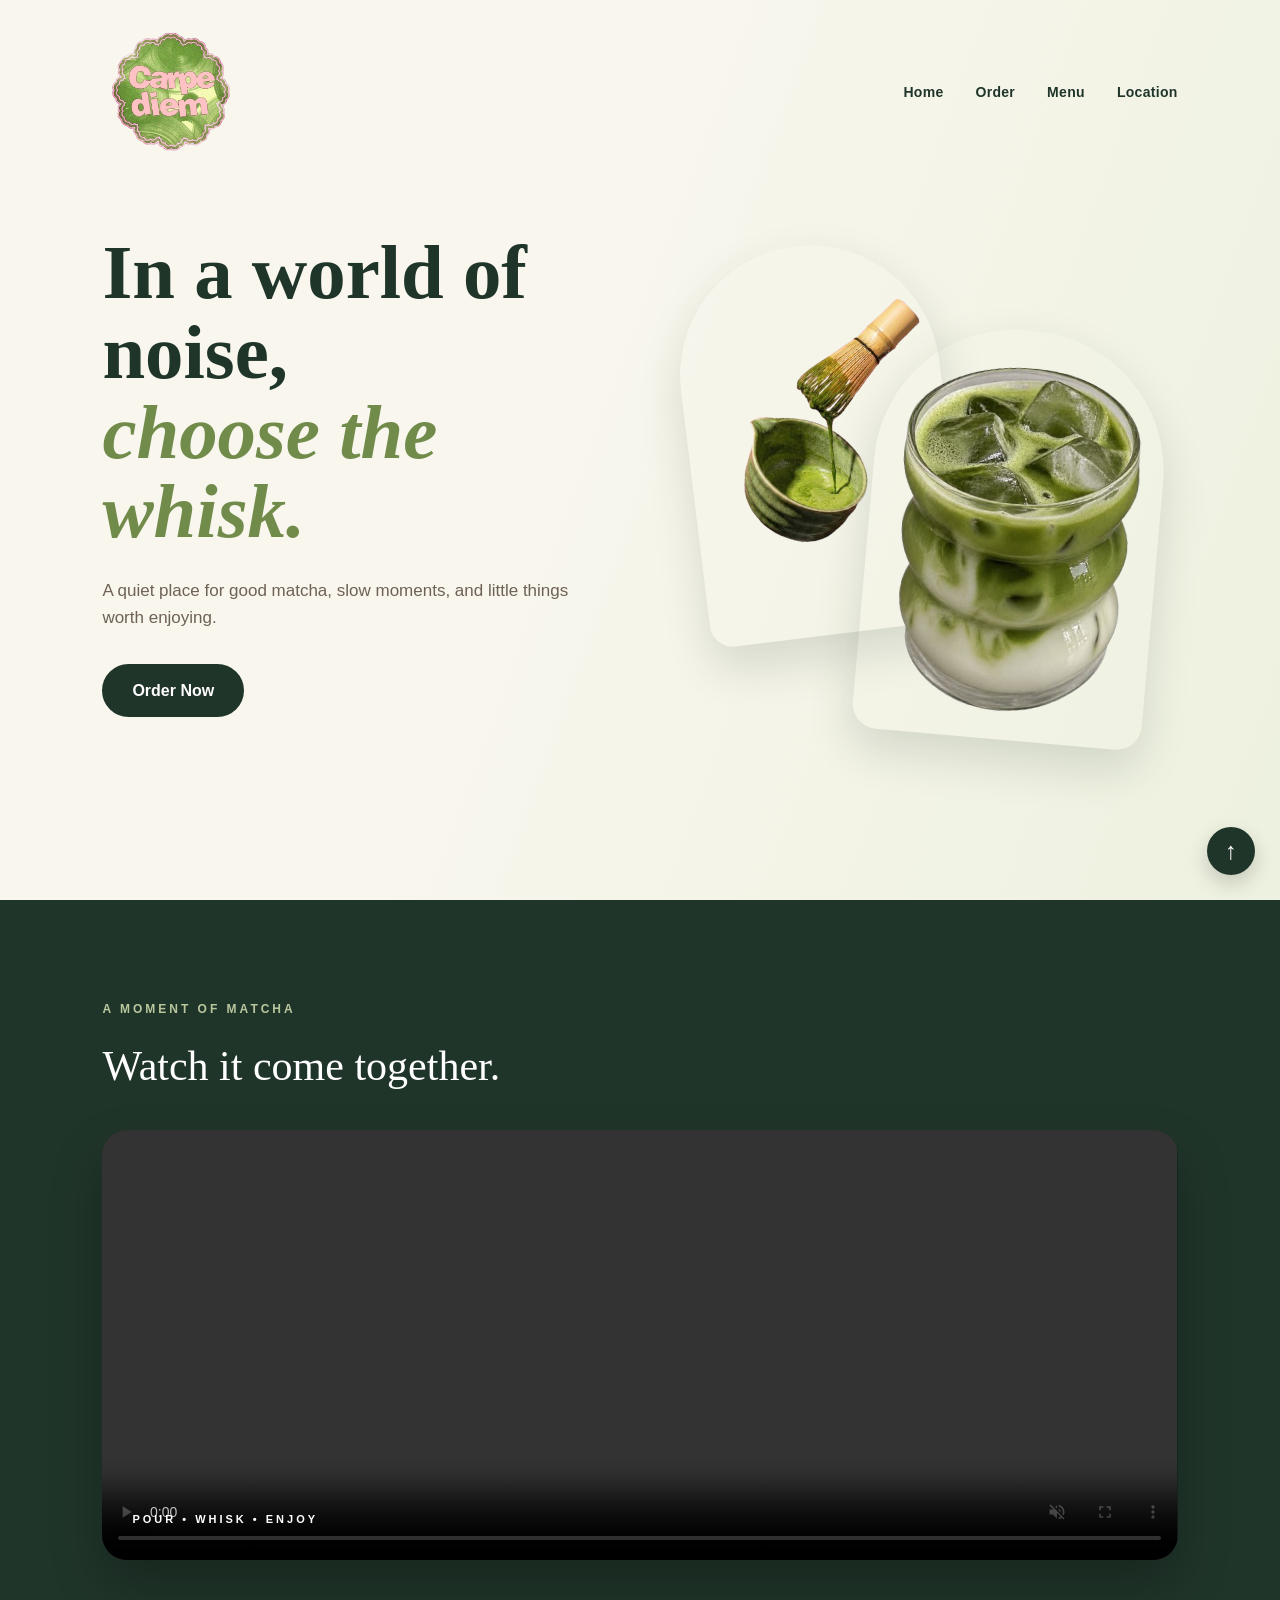
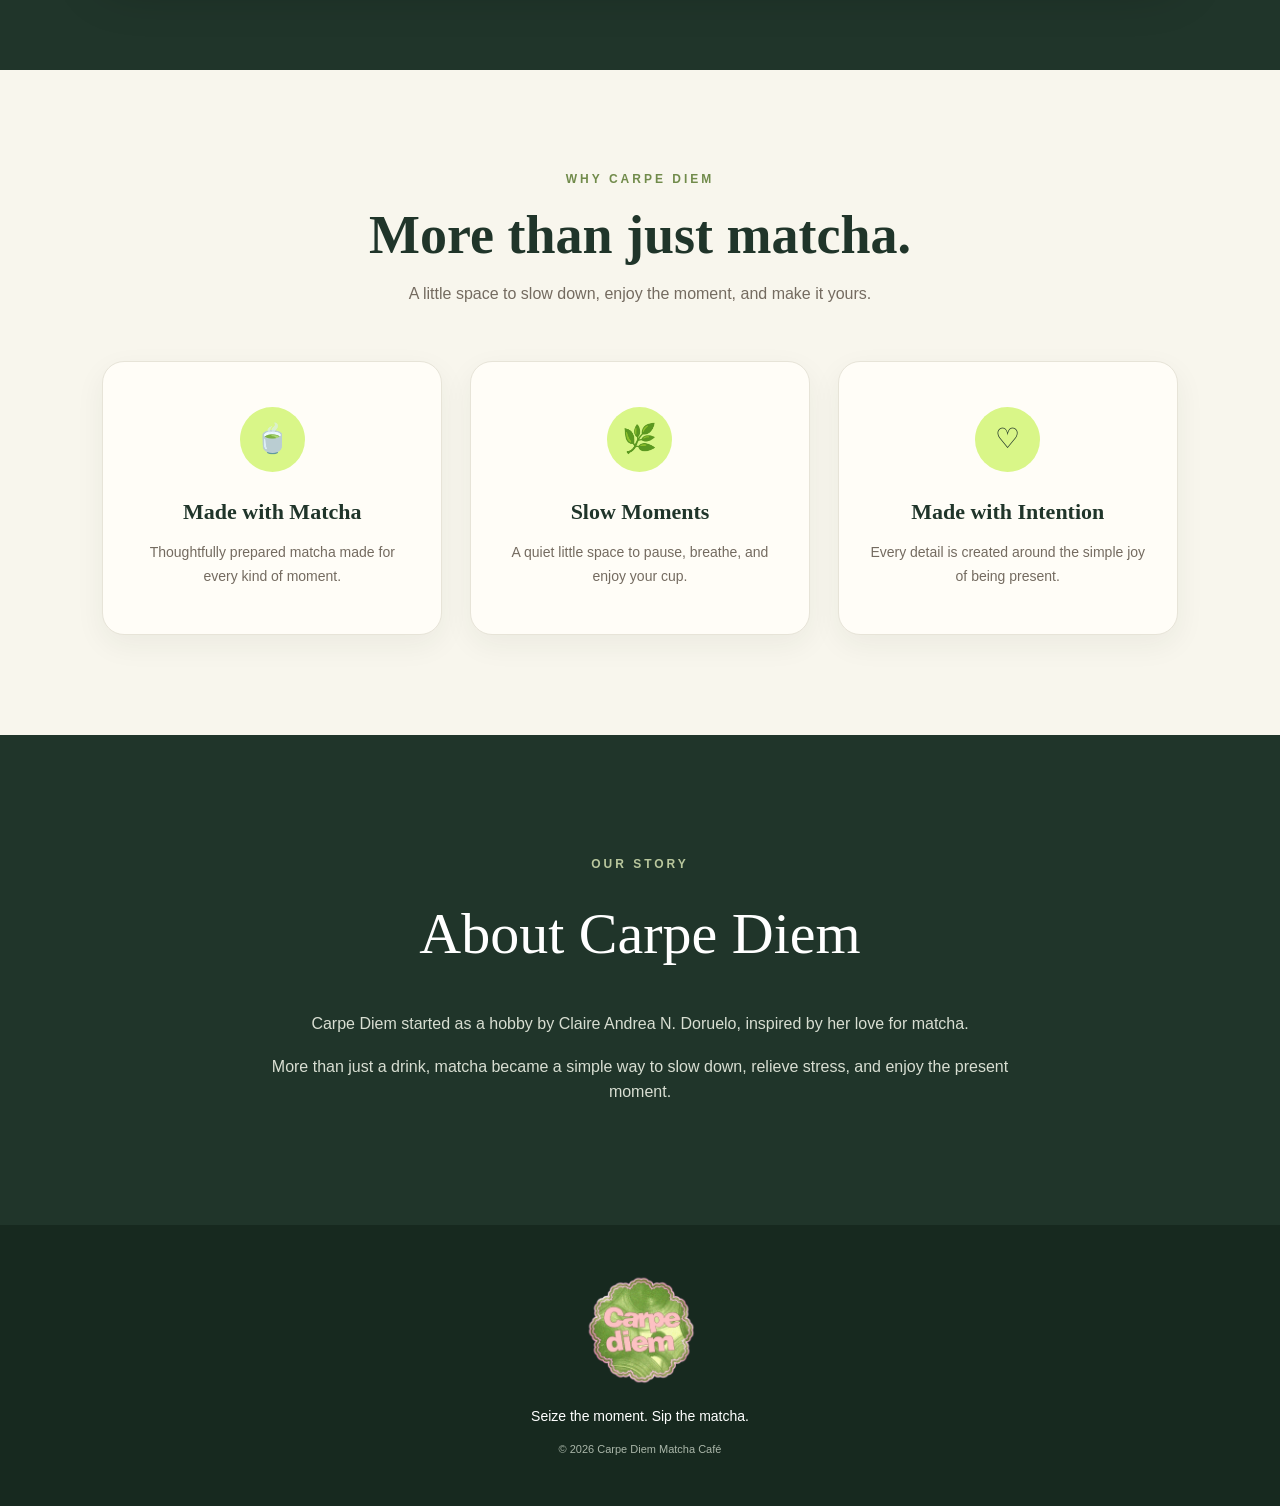
<file: index.html>
<!DOCTYPE html>
<html lang="en">

<head>

    <meta charset="UTF-8">

    <meta
        name="viewport"
        content="width=device-width, initial-scale=1.0"
    >

    <title>Carpe Diem</title>

    <link
        rel="stylesheet"
        href="style.css"
    >

</head>


<body>


<nav>

    <a href="index.html">

        <img
            src="PHOTOS\LOGO.PNG"
            class="log"
            alt="Carpe Diem Logo"
        >

    </a>


    <ul>

        <li>
            <a href="index.html">
                Home
            </a>
        </li>
        <li>
            <a href="order.html">
                Order
            </a>
        </li>
        
        <li>
            <a href="menu.html">
                Menu
            </a>
        </li>

        <li>
            <a href="location.html">
                Location
            </a>
        </li>



    </ul>

</nav>



<section
    class="hero"
    id="home"
>

    <div class="hero-content">


        <div class="hero-text">


            <h1>
                In a world of noise,
                <span>
                    choose the whisk.
                </span>
            </h1>

            <p class="hero-description">
                A quiet place for good matcha,
                slow moments, and little things
                worth enjoying.
            </p>

            <a
                href="order.html"
                class="main-button"
            >
                Order Now
            </a>

        </div>


        <div class="hero-images">

            <img
                src="PHOTOS\DRINK.PNG"
                class="whisk-img"
                alt="Matcha drink"
            >

            <img
                src="PHOTOS\WHISK.PNG"
                class="drink-img"
                alt="Matcha whisk"
            >

        </div>


    </div>

</section>



<section class="video-section">

    <div class="video-heading">

        <p class="eyebrow">
            A MOMENT OF MATCHA
        </p>

        <h2>
            Watch it come together.
        </h2>

    </div>


    <div class="matcha-video-wrapper">

        <video
            class="matcha-video"
            autoplay
            muted
            loop
            playsinline
            controls
        >

            <source
                src="PHOTOS\MATCHA POUR.mp4"
                type="video/mp4"
            >

            Your browser does not support
            the video tag.

        </video>


        <div class="video-overlay">

            <span>
                POUR • WHISK • ENJOY
            </span>

        </div>

    </div>

</section>



<section class="why-section">

    <div class="section-heading">

        <p class="eyebrow">
            WHY CARPE DIEM
        </p>

        <h2>
            More than just matcha.
        </h2>

        <p>
            A little space to slow down,
            enjoy the moment, and make it yours.
        </p>

    </div>


    <div class="why-grid">


        <article class="why-card">

            <div class="why-icon">
                🍵
            </div>

            <h3>
                Made with Matcha
            </h3>

            <p>
                Thoughtfully prepared matcha
                made for every kind of moment.
            </p>

        </article>


        <article class="why-card">

            <div class="why-icon">
                🌿
            </div>

            <h3>
                Slow Moments
            </h3>

            <p>
                A quiet little space to pause,
                breathe, and enjoy your cup.
            </p>

        </article>


        <article class="why-card">

            <div class="why-icon">
                ♡
            </div>

            <h3>
                Made with Intention
            </h3>

            <p>
                Every detail is created around
                the simple joy of being present.
            </p>

        </article>


    </div>

</section>



<section
    class="about-section"
    id="about-section"
>

    <div class="about-box">

        <p class="eyebrow">
            OUR STORY
        </p>

        <h2>
            About Carpe Diem
        </h2>

        <p>
            Carpe Diem started as a hobby by
            Claire Andrea N. Doruelo, inspired
            by her love for matcha.
        </p>

        <p>
            More than just a drink, matcha became
            a simple way to slow down, relieve
            stress, and enjoy the present moment.
        </p>

    </div>

</section>



<footer>

    <img
        src="PHOTOS\LOGO.PNG"
        alt="Carpe Diem Logo"
    >

    <p>
        Seize the moment. Sip the matcha.
    </p>

    <small>
        © 2026 Carpe Diem Matcha Café
    </small>

</footer>



<a
    href="#home"
    class="back-to-top"
>
    ↑
</a>


</body>

</html>
</file>
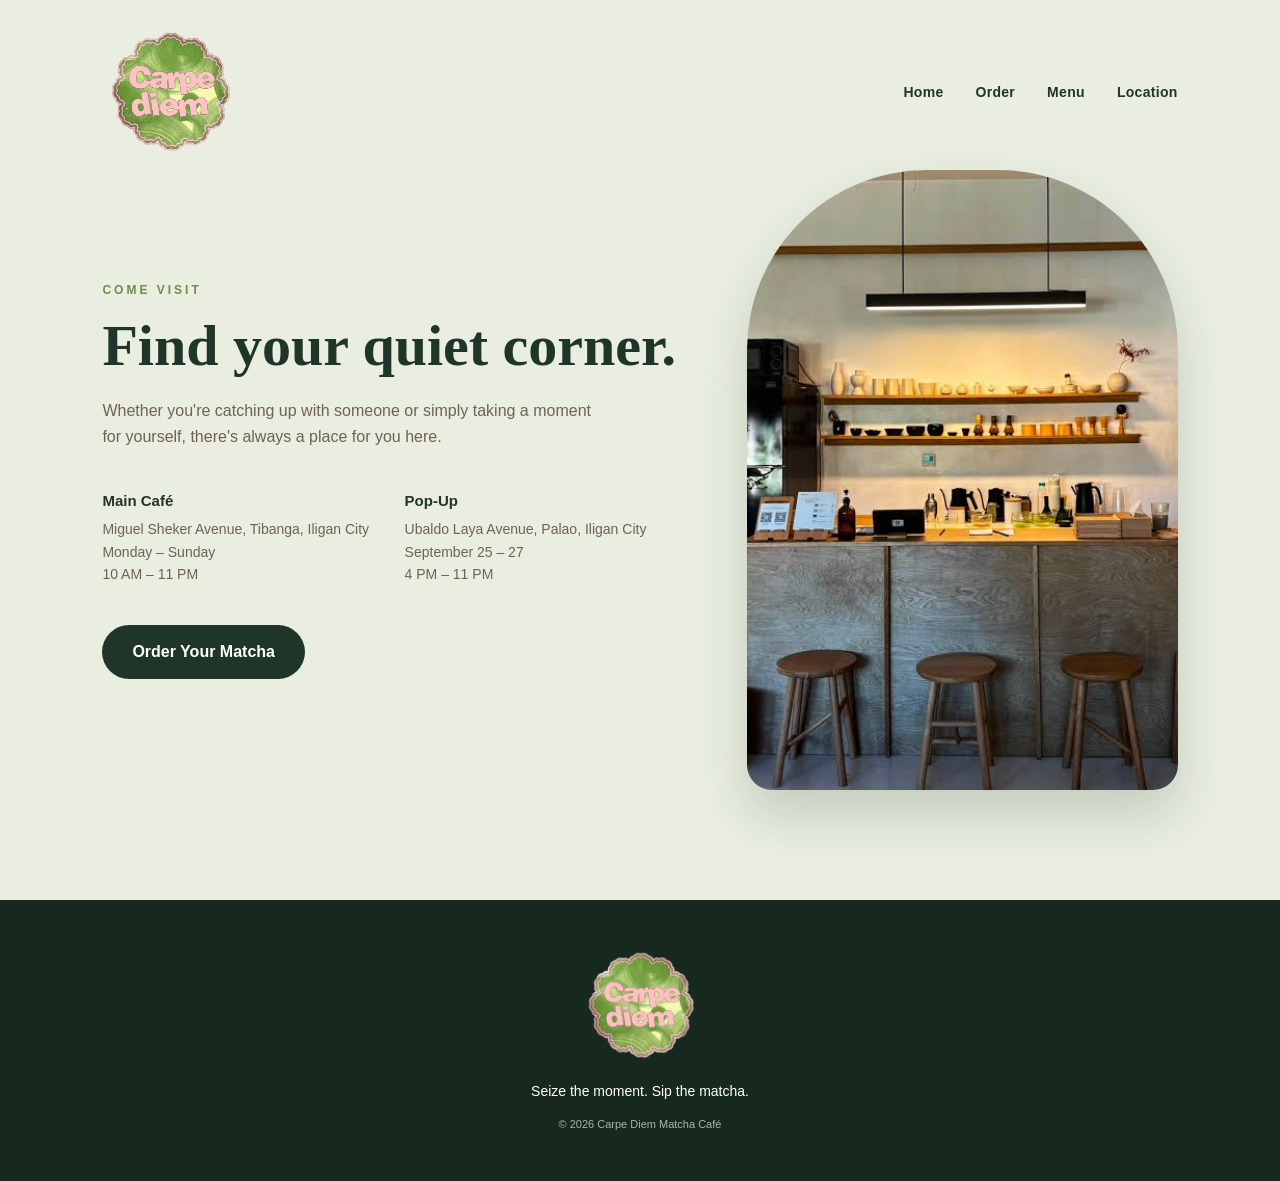
<file: location.html>
<!DOCTYPE html>
<html lang="en">

<head>

    <meta charset="UTF-8">

    <meta
        name="viewport"
        content="width=device-width, initial-scale=1.0"
    >

    <title>Location | Carpe Diem</title>

    <link
        rel="stylesheet"
        href="style.css"
    >



</head>


<body>


<nav>

    <a href="index.html">

        <img
            src="PHOTOS\LOGO.PNG"
            class="log"
            alt="Carpe Diem Logo"
        >

    </a>


    <ul>

        <li>
            <a href="index.html">
                Home
            </a>
        </li>
        
<li>
            <a href="order.html">
                Order
            </a>
        </li>
        
        <li>
            <a href="menu.html">
                Menu
            </a>
        </li>

        <li>
            <a href="location.html">
                Location
            </a>
        </li>


    </ul>

</nav>




<section
    class="location-section location-page"
    id="location-section"
>

    <div class="location-container">


        <div class="location-text">

            <p class="eyebrow">
                COME VISIT
            </p>

            <h2>
                Find your quiet corner.
            </h2>

            <p class="location-intro">
                Whether you're catching up with
                someone or simply taking a moment
                for yourself, there's always a
                place for you here.
            </p>


            <div class="location-info">


                <div>

                    <h3>
                        Main Café
                    </h3>

                    <p>
                        Miguel Sheker Avenue,
                        Tibanga, Iligan City
                    </p>

                    <p>
                        Monday – Sunday
                    </p>

                    <p>
                        10 AM – 11 PM
                    </p>

                </div>


                <div>

                    <h3>
                        Pop-Up
                    </h3>

                    <p>
                        Ubaldo Laya Avenue,
                        Palao, Iligan City
                    </p>

                    <p>
                        September 25 – 27
                    </p>

                    <p>
                        4 PM – 11 PM
                    </p>

                </div>


            </div>


            <div class="location-order-button">

                <a
                    href="order.html"
                    class="main-button"
                >
                    Order Your Matcha
                </a>

            </div>

        </div>


        <div class="cafe-photo">

            <img
                src="PHOTOS\CAFE PHOTO.PNG"
                alt="Inside Carpe Diem Café"
            >

        </div>


    </div>

</section>



<footer>

    <img
        src="PHOTOS\LOGO.PNG"
        alt="Carpe Diem Logo"
    >

    <p>
        Seize the moment. Sip the matcha.
    </p>

    <small>
        © 2026 Carpe Diem Matcha Café
    </small>

</footer>


</body>

</html>
</file>
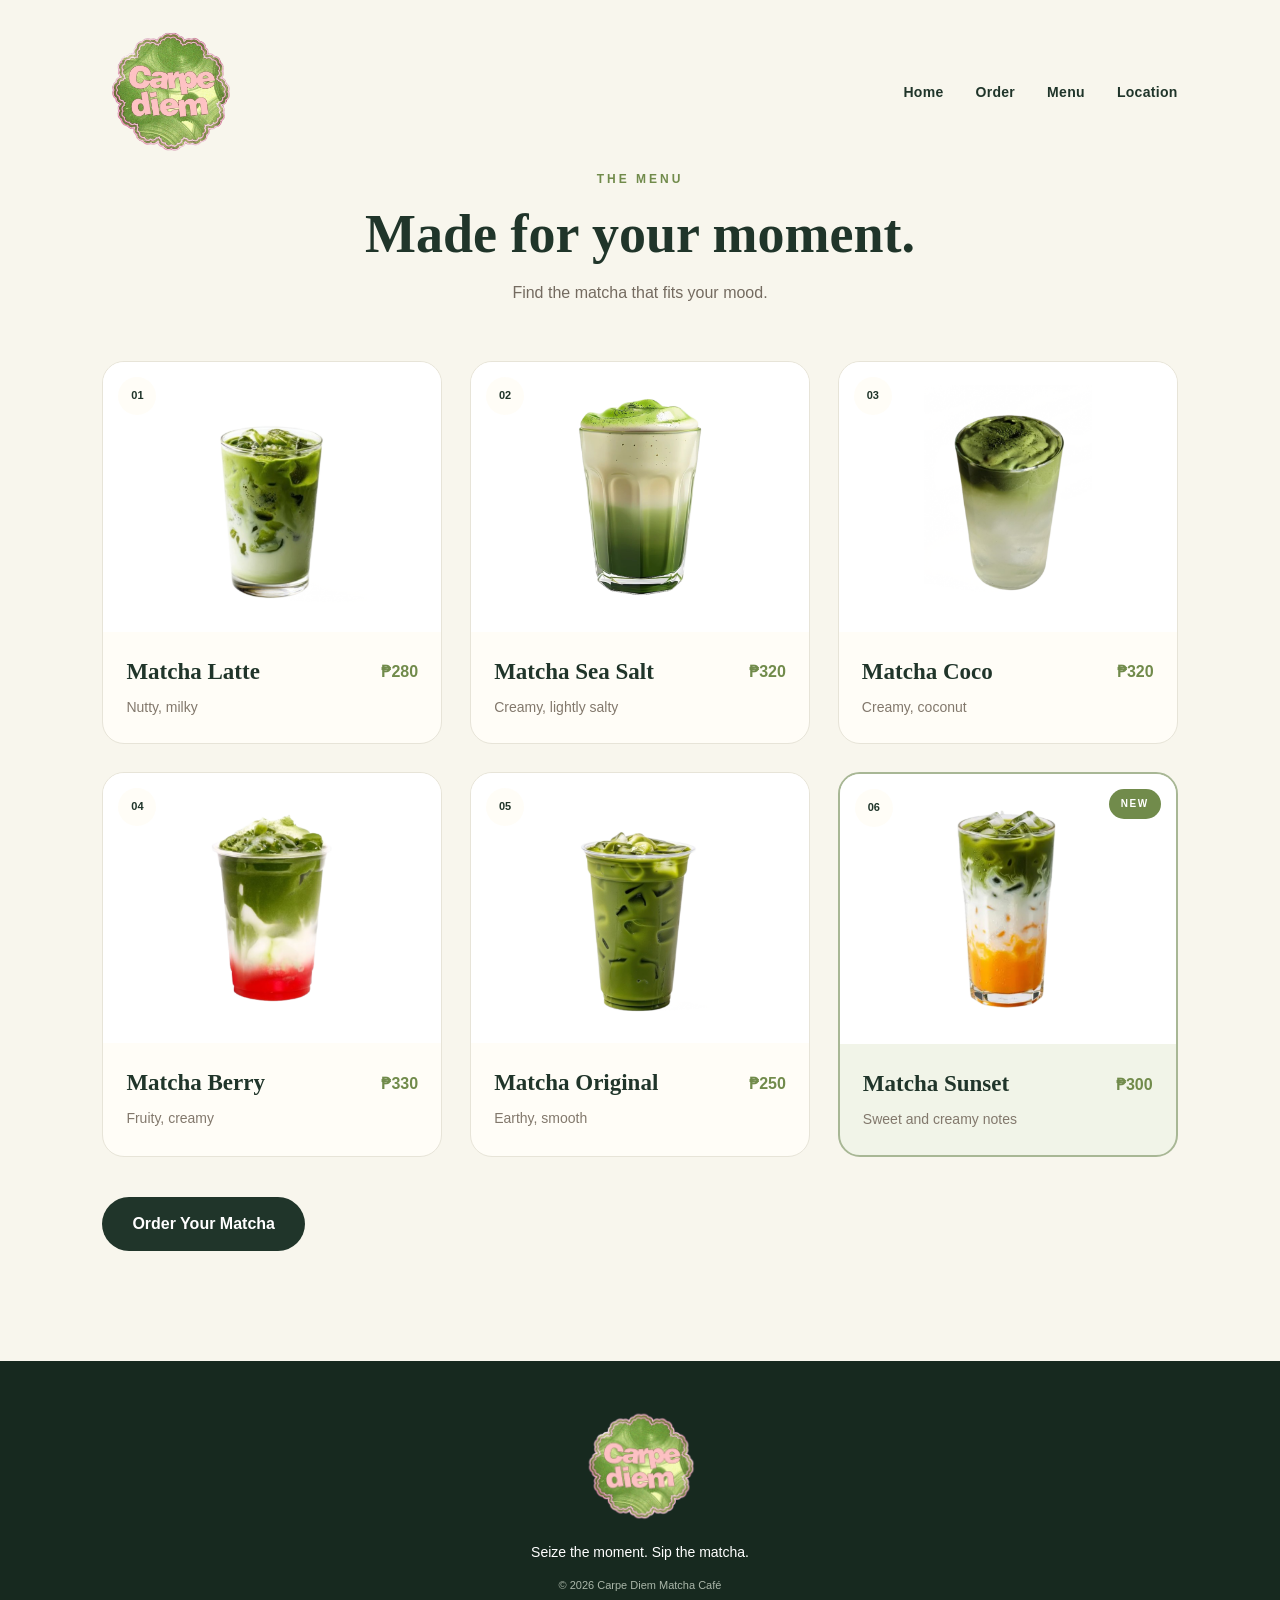
<file: menu.html>
<!DOCTYPE html>
<html lang="en">

<head>

    <meta charset="UTF-8">

    <meta
        name="viewport"
        content="width=device-width, initial-scale=1.0"
    >

    <title>Menu | Carpe Diem</title>

    <link
        rel="stylesheet"
        href="style.css"
    >


</head>


<body>


<nav>

    <a href="index.html">

        <img
            src="PHOTOS/LOGO.PNG"
            class="log"
            alt="Carpe Diem Logo"
        >

    </a>


    <ul>

        <li>
            <a href="index.html">
                Home
            </a>
        </li>

                <li>
            <a href="order.html">
                Order
            </a>
        </li>
        
        <li>
            <a href="menu.html">
                Menu
            </a>
        </li>

        <li>
            <a href="location.html">
                Location
            </a>
        </li>

    </ul>

</nav>


<section
    class="menu-section menu-page"
    id="menu-section"
>

    <div class="section-heading">

        <p class="eyebrow">
            THE MENU
        </p>

        <h2>
            Made for your moment.
        </h2>

        <p>
            Find the matcha that fits
            your mood.
        </p>

    </div>


    <div class="menu-grid">


        <article class="menu-card">

            <div class="menu-image">

                <img
                    src="PHOTOS/MATCHA%20LATTE.PNG"
                    alt="Matcha Latte"
                >

                <div class="menu-number">
                    01
                </div>

            </div>


            <div class="menu-details">

                <div class="menu-name">

                    <h3>
                        Matcha Latte
                    </h3>

                    <span>
                        ₱280
                    </span>

                </div>

                <p>
                    Nutty, milky
                </p>

            </div>

        </article>


        <article class="menu-card">

            <div class="menu-image">

                <img
                    src="PHOTOS/MATCHA SEA SALT.PNG"
                    alt="Matcha Sea Salt"
                >

                <div class="menu-number">
                    02
                </div>

            </div>


            <div class="menu-details">

                <div class="menu-name">

                    <h3>
                        Matcha Sea Salt
                    </h3>

                    <span>
                        ₱320
                    </span>

                </div>

                <p>
                    Creamy, lightly salty
                </p>

            </div>

        </article>


        <article class="menu-card">

            <div class="menu-image">

                <img
                    src="PHOTOS/MATCHA COCO.PNG"
                    alt="Matcha Coco"
                >

                <div class="menu-number">
                    03
                </div>

            </div>


            <div class="menu-details">

                <div class="menu-name">

                    <h3>
                        Matcha Coco
                    </h3>

                    <span>
                        ₱320
                    </span>

                </div>

                <p>
                    Creamy, coconut
                </p>

            </div>

        </article>


        <article class="menu-card">

            <div class="menu-image">

                <img
                    src="PHOTOS/MATCHA BERRY.PNG"
                    alt="Matcha Berry"
                >

                <div class="menu-number">
                    04
                </div>

            </div>


            <div class="menu-details">

                <div class="menu-name">

                    <h3>
                        Matcha Berry
                    </h3>

                    <span>
                        ₱330
                    </span>

                </div>

                <p>
                    Fruity, creamy
                </p>

            </div>

        </article>


        <article class="menu-card">

            <div class="menu-image">

                <img
                    src="PHOTOS/MATCHA ORIGINAL.PNG"
                    alt="Matcha Original"
                >

                <div class="menu-number">
                    05
                </div>

            </div>


            <div class="menu-details">

                <div class="menu-name">

                    <h3>
                        Matcha Original
                    </h3>

                    <span>
                        ₱250
                    </span>

                </div>

                <p>
                    Earthy, smooth
                </p>

            </div>

        </article>


        <article class="menu-card featured-card">

            <div class="menu-image">

                <img
                    src="PHOTOS/MATCHA SUNSET.PNG"
                    alt="Matcha Sunset"
                >

                <div class="menu-number">
                    06
                </div>

                <div class="featured-label">
                    NEW
                </div>

            </div>


            <div class="menu-details">

                <div class="menu-name">

                    <h3>
                        Matcha Sunset
                    </h3>

                    <span>
                        ₱300
                    </span>

                </div>

                <p>
                    Sweet and creamy notes
                </p>

            </div>

        </article>


    </div>


    <div class="menu-order-button">

        <a
            href="order.html"
            class="main-button"
        >
            Order Your Matcha
        </a>

    </div>

</section>



<footer>

    <img
        src="PHOTOS/LOGO.PNG"
        alt="Carpe Diem Logo"
    >

    <p>
        Seize the moment. Sip the matcha.
    </p>

    <small>
        © 2026 Carpe Diem Matcha Café
    </small>

</footer>



</body>

</html>
</file>
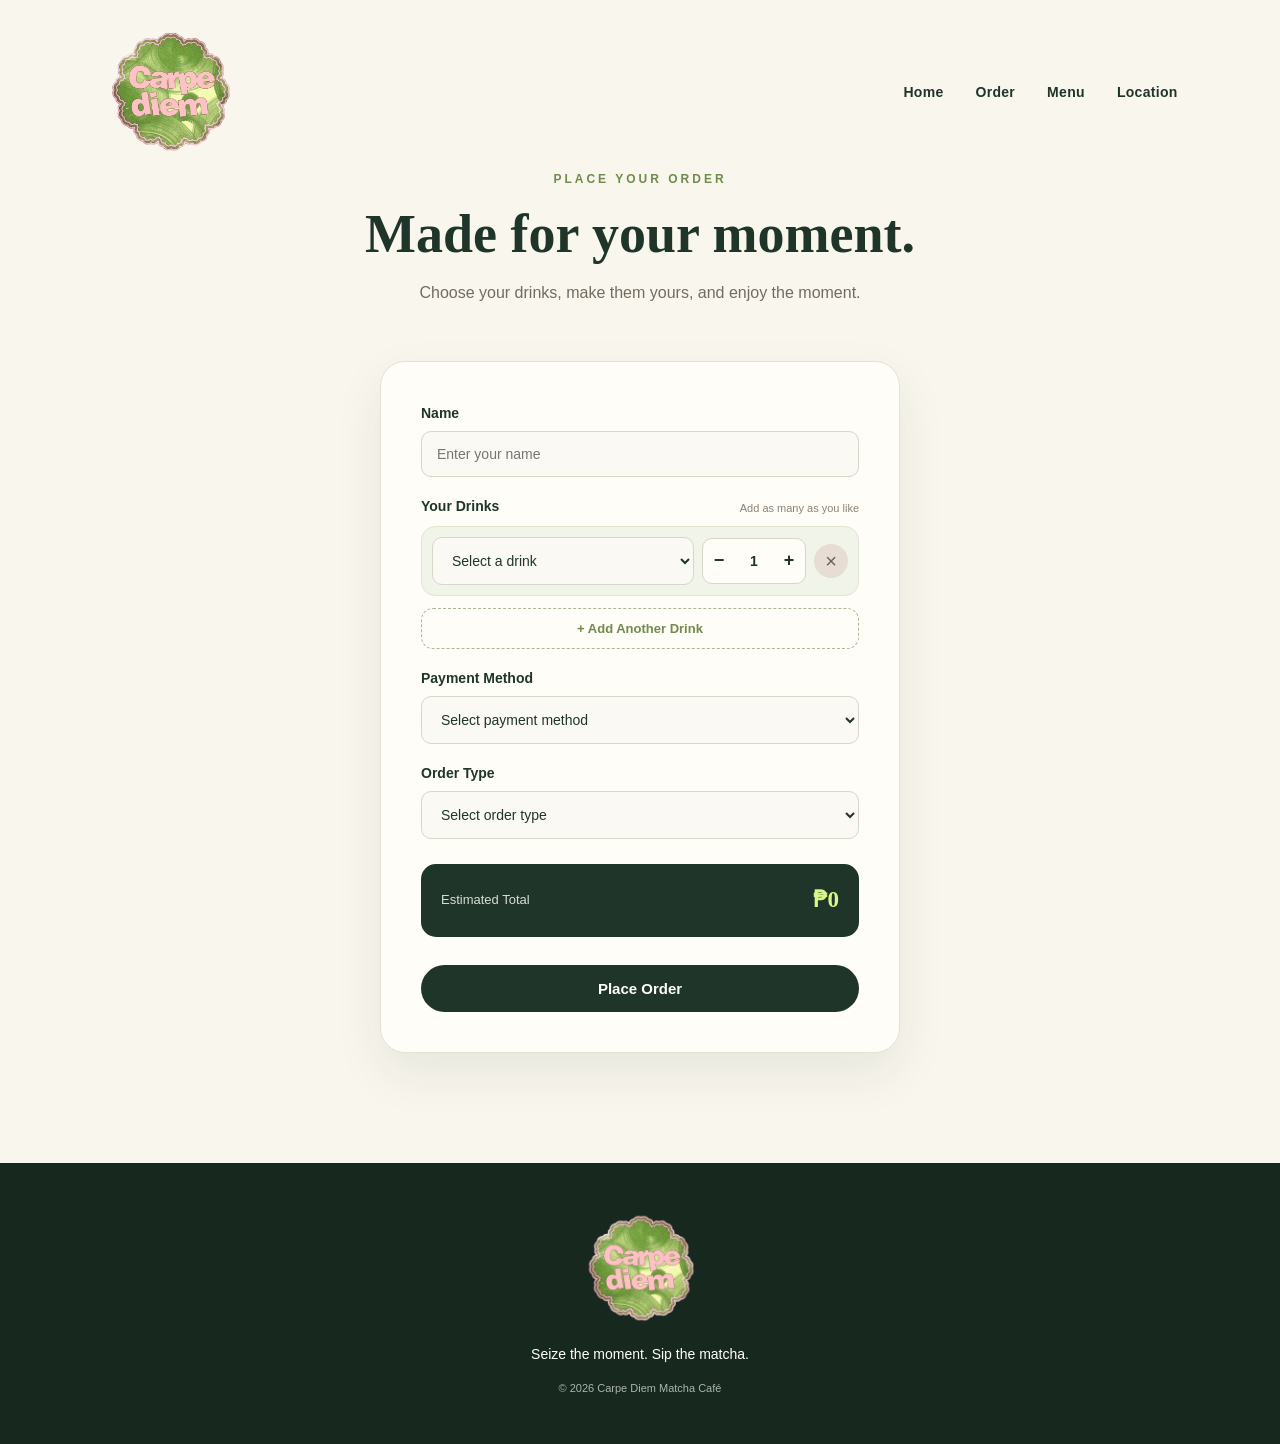
<file: order.html>
<!DOCTYPE html>
<html lang="en">

<head>

    <meta charset="UTF-8">

    <meta
        name="viewport"
        content="width=device-width, initial-scale=1.0"
    >

    <title>Order | Carpe Diem</title>

    <link
        rel="stylesheet"
        href="style.css"
    >



</head>


<body>



<nav>

    <a href="index.html">

        <img
            src="PHOTOS\LOGO.PNG"
            class="log"
            alt="Carpe Diem Logo"
        >

    </a>


    <ul>

        <li>
            <a href="index.html">
                Home
            </a>
        </li>

        <li>
            <a href="order.html">
                Order
            </a>
        </li>

        <li>
            <a href="menu.html">
                Menu
            </a>
        </li>

        <li>
            <a href="location.html">
                Location
            </a>
        </li>


    </ul>

</nav>



<section
    class="order-section order-page"
    id="order-section"
>

    <div class="section-heading">

        <p class="eyebrow">
            PLACE YOUR ORDER
        </p>

        <h2>
            Made for your moment.
        </h2>

        <p>
            Choose your drinks, make them yours,
            and enjoy the moment.
        </p>

    </div>



    <form id="orderForm">


        <label for="customerName">
            Name
        </label>

        <input
            type="text"
            id="customerName"
            placeholder="Enter your name"
            required
        >



        <!-- DRINKS -->

        <div class="drink-order-heading">

            <label>
                Your Drinks
            </label>

            <span>
                Add as many as you like
            </span>

        </div>


        <div id="drinkList">


            <!-- FIRST DRINK -->

            <div class="drink-row">


                <select
                    class="drink-select"
                    required
                >

                    <option
                        value=""
                        disabled
                        selected
                    >
                        Select a drink
                    </option>

                    <option
                        value="Matcha Latte"
                        data-price="280"
                    >
                        Matcha Latte — ₱280
                    </option>

                    <option
                        value="Matcha Sea Salt"
                        data-price="320"
                    >
                        Matcha Sea Salt — ₱320
                    </option>

                    <option
                        value="Matcha Coco"
                        data-price="320"
                    >
                        Matcha Coco — ₱320
                    </option>

                    <option
                        value="Matcha Berry"
                        data-price="330"
                    >
                        Matcha Berry — ₱330
                    </option>

                    <option
                        value="Matcha Original"
                        data-price="250"
                    >
                        Matcha Original — ₱250
                    </option>

                    <option
                        value="Matcha Sunset"
                        data-price="300"
                    >
                        Matcha Sunset — ₱300
                    </option>

                </select>


                <div class="quantity-control">

                    <button
                        type="button"
                        class="quantity-btn minus-btn"
                    >
                        −
                    </button>


                    <input
                        type="number"
                        class="quantity-input"
                        value="1"
                        min="1"
                        max="20"
                    >


                    <button
                        type="button"
                        class="quantity-btn plus-btn"
                    >
                        +
                    </button>

                </div>


                <button
                    type="button"
                    class="remove-drink"
                    title="Remove drink"
                >
                    ×
                </button>


            </div>


        </div>



        <button
            type="button"
            id="addDrinkBtn"
            class="add-drink-btn"
        >
            + Add Another Drink
        </button>



        <label for="payment">
            Payment Method
        </label>

        <select
            id="payment"
            required
        >

            <option
                value=""
                disabled
                selected
            >
                Select payment method
            </option>

            <option value="Cash">
                Cash
            </option>

            <option value="GCash">
                GCash
            </option>

        </select>


        <label for="orderMode">
            Order Type
        </label>

        <select
            id="orderMode"
            required
        >

            <option
                value=""
                disabled
                selected
            >
                Select order type
            </option>

            <option value="Dine-in">
                Dine-in
            </option>

            <option value="Takeout">
                Takeout
            </option>

            <option value="Pickup">
                Pickup
            </option>

        </select>



        <div class="order-total-preview">

            <span>
                Estimated Total
            </span>

            <strong id="liveTotal">
                ₱0
            </strong>

        </div>



        <button
            type="submit"
            class="submit-button"
        >
            Place Order
        </button>


    </form>



    <div
        class="receipt"
        id="receipt"
    >


        <div class="receipt-logo">
            CARPE DIEM
        </div>


        <div class="receipt-subtitle">
            MATCHA CAFÉ
        </div>


        <h3>
            ORDER RECEIPT
        </h3>


        <div class="receipt-line"></div>


        <div class="receipt-info">


            <p>

                <span>
                    Order No.
                </span>

                <strong id="receiptOrderNo">
                </strong>

            </p>


            <p>

                <span>
                    Date
                </span>

                <strong id="receiptDate">
                </strong>

            </p>


            <p>

                <span>
                    Time
                </span>

                <strong id="receiptTime">
                </strong>

            </p>


            <p>

                <span>
                    Customer
                </span>

                <strong id="receiptName">
                </strong>

            </p>


        </div>


        <div class="receipt-line"></div>


        <div
            class="receipt-order-list"
            id="receiptOrderList"
        >
        </div>


        <div class="receipt-line"></div>


        <div class="receipt-info">


            <p>

                <span>
                    Payment
                </span>

                <strong id="receiptPayment">
                </strong>

            </p>


            <p>

                <span>
                    Order Type
                </span>

                <strong id="receiptOrderType">
                </strong>

            </p>


        </div>


        <div class="receipt-total">

            <span>
                TOTAL
            </span>

            <strong id="receiptTotal">
                ₱0
            </strong>

        </div>


        <div class="receipt-line"></div>


        <p class="thank-you">
            Thank you for choosing Carpe Diem.
        </p>


        <p class="receipt-message">
            Seize the moment. Sip the matcha.
        </p>


        <button
            type="button"
            class="new-order-btn"
            onclick="newOrder()"
        >
            Place Another Order
        </button>


    </div>

</section>


<footer>

    <img
        src="PHOTOS\LOGO.PNG"
        alt="Carpe Diem Logo"
    >

    <p>
        Seize the moment. Sip the matcha.
    </p>

    <small>
        © 2026 Carpe Diem Matcha Café
    </small>

</footer>




<script>


const drinkList =
    document.getElementById("drinkList");

const addDrinkBtn =
    document.getElementById("addDrinkBtn");

const liveTotal =
    document.getElementById("liveTotal");



function getDrinkOptions() {

    return `

        <option
            value=""
            disabled
            selected
        >
            Select a drink
        </option>

        <option
            value="Matcha Latte"
            data-price="280"
        >
            Matcha Latte — ₱280
        </option>

        <option
            value="Matcha Sea Salt"
            data-price="320"
        >
            Matcha Sea Salt — ₱320
        </option>

        <option
            value="Matcha Coco"
            data-price="320"
        >
            Matcha Coco — ₱320
        </option>

        <option
            value="Matcha Berry"
            data-price="330"
        >
            Matcha Berry — ₱330
        </option>

        <option
            value="Matcha Original"
            data-price="250"
        >
            Matcha Original — ₱250
        </option>

        <option
            value="Matcha Sunset"
            data-price="300"
        >
            Matcha Sunset — ₱300
        </option>

    `;

}



addDrinkBtn.addEventListener(
    "click",
    function () {


        const newRow =
            document.createElement("div");


        newRow.className =
            "drink-row";


        newRow.innerHTML = `

            <select
                class="drink-select"
                required
            >

                ${getDrinkOptions()}

            </select>


            <div class="quantity-control">

                <button
                    type="button"
                    class="quantity-btn minus-btn"
                >
                    −
                </button>


                <input
                    type="number"
                    class="quantity-input"
                    value="1"
                    min="1"
                    max="20"
                >


                <button
                    type="button"
                    class="quantity-btn plus-btn"
                >
                    +
                </button>

            </div>


            <button
                type="button"
                class="remove-drink"
                title="Remove drink"
            >
                ×
            </button>

        `;


        drinkList.appendChild(newRow);


        updateTotal();

    }
);




drinkList.addEventListener(
    "click",
    function (event) {


        const row =
            event.target.closest(".drink-row");


        if (!row) {
            return;
        }



        if (
            event.target.classList.contains(
                "plus-btn"
            )
        ) {


            const input =
                row.querySelector(
                    ".quantity-input"
                );


            let quantity =
                parseInt(input.value) || 1;


            if (quantity < 20) {
                quantity++;
            }


            input.value =
                quantity;


            updateTotal();

        }



        if (
            event.target.classList.contains(
                "minus-btn"
            )
        ) {


            const input =
                row.querySelector(
                    ".quantity-input"
                );


            let quantity =
                parseInt(input.value) || 1;


            if (quantity > 1) {
                quantity--;
            }


            input.value =
                quantity;


            updateTotal();

        }



        if (
            event.target.classList.contains(
                "remove-drink"
            )
        ) {


            const rows =
                drinkList.querySelectorAll(
                    ".drink-row"
                );


            if (rows.length > 1) {

                row.remove();

                updateTotal();

            } else {

                alert(
                    "You need at least one drink in your order."
                );

            }

        }

    }
);



drinkList.addEventListener(
    "change",
    updateTotal
);


drinkList.addEventListener(
    "input",
    function (event) {


        if (
            event.target.classList.contains(
                "quantity-input"
            )
        ) {


            let quantity =
                parseInt(
                    event.target.value
                ) || 1;


            if (quantity < 1) {
                quantity = 1;
            }


            if (quantity > 20) {
                quantity = 20;
            }


            event.target.value =
                quantity;


            updateTotal();

        }

    }
);



function updateTotal() {


    const rows =
        drinkList.querySelectorAll(
            ".drink-row"
        );


    let total = 0;


    rows.forEach(
        function (row) {


            const select =
                row.querySelector(
                    ".drink-select"
                );


            const quantity =
                row.querySelector(
                    ".quantity-input"
                );


            if (
                select.value &&
                select.selectedOptions[0]
            ) {


                const price =
                    parseInt(
                        select
                            .selectedOptions[0]
                            .dataset.price
                    ) || 0;


                const qty =
                    parseInt(
                        quantity.value
                    ) || 1;


                total +=
                    price * qty;

            }

        }
    );


    liveTotal.textContent =
        "₱" +
        total.toLocaleString(
            "en-PH"
        );

}



document
    .getElementById("orderForm")
    .addEventListener(
        "submit",
        function (event) {


            event.preventDefault();


            const customerName =
                document
                    .getElementById(
                        "customerName"
                    )
                    .value
                    .trim();


            const payment =
                document
                    .getElementById(
                        "payment"
                    )
                    .value;


            const orderMode =
                document
                    .getElementById(
                        "orderMode"
                    )
                    .value;


            const rows =
                drinkList.querySelectorAll(
                    ".drink-row"
                );


            const orders = [];

            let total = 0;



            rows.forEach(
                function (row) {


                    const select =
                        row.querySelector(
                            ".drink-select"
                        );


                    const quantityInput =
                        row.querySelector(
                            ".quantity-input"
                        );


                    if (!select.value) {
                        return;
                    }


                    const option =
                        select.selectedOptions[0];


                    const name =
                        option.value;


                    const price =
                        parseInt(
                            option.dataset.price
                        ) || 0;


                    const quantity =
                        parseInt(
                            quantityInput.value
                        ) || 1;


                    const subtotal =
                        price * quantity;


                    total += subtotal;


                    orders.push({

                        name:
                            name,

                        price:
                            price,

                        quantity:
                            quantity,

                        subtotal:
                            subtotal

                    });

                }
            );



            if (
                orders.length === 0
            ) {

                alert(
                    "Please select at least one drink."
                );

                return;

            }



            const now =
                new Date();


            const orderNumber =
                "CD-" +
                Math.floor(
                    100000 +
                    Math.random() *
                    900000
                );


            const date =
                now.toLocaleDateString(
                    "en-PH",
                    {
                        year:
                            "numeric",

                        month:
                            "long",

                        day:
                            "numeric"
                    }
                );


            const time =
                now.toLocaleTimeString(
                    "en-PH",
                    {
                        hour:
                            "numeric",

                        minute:
                            "2-digit"
                    }
                );



            document
                .getElementById(
                    "receiptOrderNo"
                )
                .textContent =
                    orderNumber;


            document
                .getElementById(
                    "receiptDate"
                )
                .textContent =
                    date;


            document
                .getElementById(
                    "receiptTime"
                )
                .textContent =
                    time;


            document
                .getElementById(
                    "receiptName"
                )
                .textContent =
                    customerName;


            document
                .getElementById(
                    "receiptPayment"
                )
                .textContent =
                    payment;


            document
                .getElementById(
                    "receiptOrderType"
                )
                .textContent =
                    orderMode;


            document
                .getElementById(
                    "receiptTotal"
                )
                .textContent =
                    "₱" +
                    total.toLocaleString(
                        "en-PH"
                    );




            const receiptList =
                document.getElementById(
                    "receiptOrderList"
                );


            receiptList.innerHTML =
                "";


            orders.forEach(
                function (order) {


                    const item =
                        document.createElement(
                            "div"
                        );


                    item.className =
                        "receipt-item";


                    item.innerHTML = `

                        <div>

                            <div
                                class="receipt-item-name"
                            >
                                ${order.name}
                            </div>

                            <div
                                class="receipt-item-details"
                            >
                                ₱${order.price.toLocaleString("en-PH")}
                                ×
                                ${order.quantity}
                            </div>

                        </div>


                        <div
                            class="receipt-item-price"
                        >
                            ₱${order.subtotal.toLocaleString("en-PH")}
                        </div>

                    `;


                    receiptList.appendChild(
                        item
                    );

                }
            );


            document
                .getElementById(
                    "orderForm"
                )
                .style.display =
                    "none";


            document
                .getElementById(
                    "receipt"
                )
                .style.display =
                    "block";


            document
                .getElementById(
                    "receipt"
                )
                .scrollIntoView({
                    behavior:
                        "smooth",

                    block:
                        "start"
                });

        }
    );



function newOrder() {


    document
        .getElementById(
            "receipt"
        )
        .style.display =
            "none";


    document
        .getElementById(
            "orderForm"
        )
        .style.display =
            "flex";


    document
        .getElementById(
            "orderForm"
        )
        .reset();



    const rows =
        drinkList.querySelectorAll(
            ".drink-row"
        );


    rows.forEach(
        function (row, index) {

            if (index > 0) {
                row.remove();
            }

        }
    );



    const firstQuantity =
        drinkList.querySelector(
            ".quantity-input"
        );


    if (firstQuantity) {
        firstQuantity.value = 1;
    }


    updateTotal();


    document
        .getElementById(
            "order-section"
        )
        .scrollIntoView({
            behavior:
                "smooth"
        });

}

</script>


</body>

</html>
</file>
<file: style.css>
* {
    margin: 0;
    padding: 0;
    box-sizing: border-box;
}

html {
    scroll-behavior: smooth;
}

body {
    font-family: "DM Sans", sans-serif;

    background:
        radial-gradient(
            circle at top right,
            #edf2df 0%,
            transparent 35%
        ),
        #f8f6ed;

    color: #20352a;

    line-height: 1.6;
}


/*
   Deep Green: #20352A
   Matcha:     #718B4B
   Sage:       #A8B795
   Cream:      #F8F6ED
   White:      #FFFDF7
   Brown:      #6E6255
*/



nav {
    position: absolute;
    top: 0;
    left: 0;
    width: 100%;
    padding: 24px 8%;
    display: flex;
    align-items: center;
    justify-content: space-between;
    z-index: 50;
}

nav .log {
    width: 135px;
    height: auto;
    display: block;
    transition: 0.3s;
}

nav .log:hover {
    transform: scale(1.04);
}

nav ul {
    display: flex;
    align-items: center;
    gap: 32px;
    list-style: none;
}

nav ul li a {
    text-decoration: none;
    color: #20352a;
    font-size: 14px;
    font-weight: 600;
    letter-spacing: 0.3px;
    transition: 0.3s;
}

nav ul li a:hover {
    color: #718b4b;
}


.hero {
    min-height: 100vh;
    padding: 120px 8% 70px;
    display: flex;
    align-items: center;
    overflow: hidden;

    background:
        linear-gradient(
            110deg,
            #f8f6ed 45%,
            #edf1df 100%
        );
}

.hero-content {
    width: 100%;
    max-width: 1250px;
    margin: auto;

    display: flex;
    align-items: center;
    justify-content: space-between;

    gap: 70px;
}

.hero-text {
    width: 50%;
    z-index: 2;
}

.eyebrow {
    font-size: 12px;
    font-weight: 700;
    letter-spacing: 3px;
    color: #718b4b;
    margin-bottom: 14px;
}

.hero-text h1 {
    font-family: "Playfair Display", serif;
    font-size: clamp(45px, 6vw, 78px);
    line-height: 1.04;
    font-weight: 600;
    color: #20352a;
    margin-bottom: 25px;
}

.hero-text h1 span {
    display: block;
    color: #718b4b;
    font-style: italic;
}

.hero-description {
    max-width: 480px;
    color: #6e6255;
    font-size: 17px;
    margin-bottom: 32px;
}

.main-button {
    display: inline-block;
    padding: 14px 30px;
    border-radius: 100px;
    background: #20352a;
    color: white;
    text-decoration: none;
    font-weight: 600;
    transition: 0.3s;
}

.main-button:hover {
    background: #718b4b;
    transform: translateY(-2px);
}

.hero-images {
    width: 48%;
    height: 530px;
    position: relative;
}

.hero-images img {
    position: absolute;
    object-fit: cover;

    border-radius:
        140px
        140px
        25px
        25px;

    box-shadow:
        0 20px 45px
        rgba(32, 53, 42, 0.15);
}

.whisk-img {
    width: 260px;
    height: 390px;
    right: 230px;
    top: 35px;
    transform: rotate(-7deg);
}

.drink-img {
    width: 290px;
    height: 410px;
    right: 20px;
    bottom: 0;
    transform: rotate(5deg);
}



.video-section {
    padding: 100px 8% 110px;
    background: #20352a;
    color: white;
}

.video-heading {
    max-width: 1150px;
    margin: 0 auto 30px;
}

.video-heading .eyebrow {
    color: #b9c79d;
}

.video-heading h2 {
    font-family: "Playfair Display", serif;
    font-size: 42px;
    font-weight: 500;
}

.matcha-video-wrapper {
    max-width: 1150px;
    height: 430px;
    margin: auto;

    position: relative;
    overflow: hidden;

    border-radius: 25px;
    background: #14271e;

    box-shadow:
        0 25px 50px
        rgba(0, 0, 0, 0.25);
}

.matcha-video {
    width: 100%;
    height: 100%;
    display: block;
    object-fit: cover;
}

.video-overlay {
    position: absolute;
    bottom: 0;
    left: 0;

    width: 100%;
    padding: 30px;

    pointer-events: none;

    background:
        linear-gradient(
            transparent,
            rgba(0, 0, 0, 0.55)
        );
}

.video-overlay span {
    font-size: 11px;
    letter-spacing: 3px;
    font-weight: 700;
    color: white;
}


.section-heading {
    max-width: 700px;
    margin: 0 auto 55px;
    text-align: center;
}

.section-heading h2 {
    font-family: "Playfair Display", serif;
    font-size: clamp(36px, 5vw, 54px);
    line-height: 1.15;
    color: #20352a;
    margin-bottom: 15px;
}

.section-heading > p:last-child {
    color: #746b60;
    font-size: 16px;
}


.why-section {
    padding: 100px 8%;
    background: #f8f6ed;
}

.why-section .section-heading {
    max-width: 700px;
    margin: 0 auto 55px;
    text-align: center;
}

.why-section .section-heading h2 {
    color: #20352a;
    margin-bottom: 15px;
}

.why-section .section-heading > p:last-child {
    color: #746b60;
    font-size: 16px;
}

.why-grid {
    max-width: 1150px;
    margin: auto;

    display: grid;
    grid-template-columns:
        repeat(3, 1fr);

    gap: 28px;
}

.why-card {
    background: #fffdf7;

    padding: 45px 30px;

    text-align: center;

    border:
        1px solid #e7e4d8;

    border-radius: 22px;

    box-shadow:
        0 10px 30px
        rgba(32, 53, 42, 0.06);

    transition:
        transform 0.3s ease,
        box-shadow 0.3s ease;
}

.why-card:hover {
    transform: translateY(-8px);

    box-shadow:
        0 20px 40px
        rgba(32, 53, 42, 0.12);
}

.why-icon {
    width: 65px;
    height: 65px;

    margin: 0 auto 22px;

    display: flex;
    align-items: center;
    justify-content: center;

    background: #d9f688;

    border-radius: 50%;

    font-size: 28px;
}

.why-card h3 {
    margin-bottom: 12px;

    font-family: "Playfair Display", serif;

    font-size: 22px;
    font-weight: 600;

    color: #20352a;
}

.why-card p {
    margin: 0;

    color: #746b60;

    font-size: 14px;
    line-height: 1.7;
}


.menu-section {
    padding: 110px 8%;
    background: #f8f6ed;
}

.menu-grid {
    max-width: 1150px;
    margin: auto;

    display: grid;
    grid-template-columns:
        repeat(3, 1fr);

    gap: 28px;
}

.menu-card {
    background: #fffdf7;

    border-radius: 22px;
    overflow: hidden;

    border:
        1px solid #e7e4d8;

    transition:
        transform 0.3s ease,
        box-shadow 0.3s ease;
}

.menu-card:hover {
    transform: translateY(-8px);

    box-shadow:
        0 20px 40px
        rgba(32, 53, 42, 0.12);
}

.menu-image {
    height: 270px;
    position: relative;
    overflow: hidden;
}

.menu-image img {
    width: 100%;
    height: 100%;

    object-fit: cover;
    display: block;

    transition:
        transform 0.5s ease;
}

.menu-card:hover .menu-image img {
    transform: scale(1.06);
}

.menu-number {
    position: absolute;

    top: 15px;
    left: 15px;

    width: 38px;
    height: 38px;

    display: flex;
    align-items: center;
    justify-content: center;

    border-radius: 50%;

    background:
        rgba(
            255,
            253,
            247,
            0.92
        );

    color: #20352a;

    font-size: 11px;
    font-weight: 700;
}

.featured-label {
    position: absolute;

    top: 15px;
    right: 15px;

    padding: 7px 12px;

    border-radius: 50px;

    background: #718b4b;

    color: white;

    font-size: 10px;

    letter-spacing: 1.5px;

    font-weight: 700;
}

.menu-details {
    padding: 22px 23px 25px;
}

.menu-name {
    display: flex;
    align-items: center;
    justify-content: space-between;

    gap: 15px;
}

.menu-name h3 {
    font-family: "Playfair Display", serif;

    font-size: 23px;
    font-weight: 600;

    color: #20352a;
}

.menu-name span {
    color: #718b4b;

    font-size: 16px;
    font-weight: 700;
}

.menu-details p {
    margin-top: 5px;

    color: #82786c;

    font-size: 14px;
}

.featured-card {
    border:
        2px solid #a8b795;

    background: #f1f4e8;
}



.location-section {
    padding: 110px 8%;
    background: #e9eee0;
}

.location-container {
    max-width: 1150px;
    margin: auto;

    display: grid;
    grid-template-columns:
        1fr 0.75fr;

    gap: 70px;

    align-items: center;
}

.location-text h2 {
    font-family: "Playfair Display", serif;

    font-size:
        clamp(
            40px,
            5vw,
            58px
        );

    line-height: 1.1;

    color: #20352a;

    margin-bottom: 20px;
}

.location-intro {
    color: #6e6255;

    max-width: 500px;

    font-size: 16px;

    margin-bottom: 40px;
}

.location-info {
    display: grid;

    grid-template-columns:
        repeat(2, 1fr);

    gap: 30px;
}

.location-info h3 {
    font-size: 15px;

    color: #20352a;

    margin-bottom: 5px;
}

.location-info p {
    color: #6e6255;

    font-size: 14px;
}

.cafe-photo {
    height: 620px;

    overflow: hidden;

    border-radius:
        180px
        180px
        25px
        25px;

    box-shadow:
        0 25px 50px
        rgba(32, 53, 42, 0.18);
}

.cafe-photo img {
    width: 100%;
    height: 100%;

    object-fit: cover;
}


.order-section {
    padding: 110px 8%;
    background: #f8f6ed;
}

#orderForm {
    max-width: 520px;

    margin: auto;

    padding: 40px;

    background: #fffdf7;

    border:
        1px solid #e5e1d4;

    border-radius: 25px;

    box-shadow:
        0 20px 50px
        rgba(32, 53, 42, 0.08);

    display: flex;
    flex-direction: column;
}

#orderForm label {
    margin-bottom: 7px;
    margin-top: 18px;

    color: #20352a;

    font-size: 14px;
    font-weight: 700;
}

#orderForm label:first-child {
    margin-top: 0;
}

#orderForm input,
#orderForm select {
    width: 100%;

    padding: 14px 15px;

    border:
        1px solid #d8d5c9;

    border-radius: 10px;

    background: #faf9f3;

    color: #20352a;

    font-family:
        "DM Sans",
        sans-serif;

    font-size: 14px;

    outline: none;
}

#orderForm input:focus,
#orderForm select:focus {
    border-color: #718b4b;

    box-shadow:
        0 0 0 3px
        rgba(
            113,
            139,
            75,
            0.12
        );
}


.drink-order-heading {
    margin-top: 18px;
    margin-bottom: 8px;

    display: flex;

    align-items: flex-end;

    justify-content:
        space-between;

    gap: 10px;
}

.drink-order-heading label {
    margin: 0 !important;
}

.drink-order-heading span {
    color: #8a8277;

    font-size: 11px;

    font-weight: 500;
}

#drinkList {
    display: flex;

    flex-direction: column;

    gap: 12px;
}

.drink-row {
    display: grid;

    grid-template-columns:
        1fr auto auto;

    align-items: center;

    gap: 8px;

    padding: 10px;

    background: #f1f4e8;

    border:
        1px solid #dfe5d3;

    border-radius: 14px;
}

.drink-row .drink-select {
    min-width: 0;

    background: #fffdf7;
}


.quantity-control {
    height: 46px;

    display: flex;

    align-items: center;

    border:
        1px solid #d8d5c9;

    border-radius: 10px;

    background: #fffdf7;

    overflow: hidden;
}

.quantity-btn {
    width: 32px;
    height: 100%;

    border: none;

    background: transparent;

    color: #20352a;

    font-size: 18px;
    font-weight: 700;

    cursor: pointer;

    transition: 0.2s;
}

.quantity-btn:hover {
    background: #d9f688;

    color: #20352a;
}

.quantity-input {
    width: 38px !important;
    height: 100%;

    padding: 0 !important;

    border: none !important;

    border-radius: 0 !important;

    background: transparent !important;

    text-align: center;

    font-size: 14px !important;

    font-weight: 700;

    color: #20352a;

    box-shadow: none !important;
}

.quantity-input::-webkit-inner-spin-button,
.quantity-input::-webkit-outer-spin-button {
    -webkit-appearance: none;

    margin: 0;
}

.quantity-input {
    appearance: textfield;
}


.remove-drink {
    width: 34px;
    height: 34px;

    border: none;

    border-radius: 50%;

    background: #e8ddd5;

    color: #6e6255;

    font-size: 20px;

    line-height: 1;

    cursor: pointer;

    transition: 0.2s;
}

.remove-drink:hover {
    background: #d9c9bd;

    color: #20352a;
}


.add-drink-btn {
    width: 100%;

    margin-top: 12px;

    padding: 12px 18px;

    border:
        1px dashed #a8b795;

    border-radius: 12px;

    background: transparent;

    color: #718b4b;

    font-family:
        "DM Sans",
        sans-serif;

    font-size: 13px;

    font-weight: 700;

    cursor: pointer;

    transition: 0.3s;
}

.add-drink-btn:hover {
    background: #edf2df;

    border-color: #718b4b;
}



.order-total-preview {
    margin-top: 25px;

    padding: 18px 20px;

    display: flex;

    align-items: center;

    justify-content:
        space-between;

    background: #20352a;

    border-radius: 15px;

    color: white;
}

.order-total-preview span {
    font-size: 13px;

    color: #d8ded2;
}

.order-total-preview strong {
    font-family:
        "Playfair Display",
        serif;

    font-size: 23px;

    color: #d9f688;
}



.submit-button {
    margin-top: 28px;

    padding: 15px;

    border: none;

    border-radius: 100px;

    background: #20352a;

    color: white;

    font-family:
        "DM Sans",
        sans-serif;

    font-size: 15px;

    font-weight: 700;

    cursor: pointer;

    transition: 0.3s;
}

.submit-button:hover {
    background: #718b4b;

    transform:
        translateY(-2px);
}



.receipt {
    display: none;

    width: 430px;
    max-width: 92%;

    margin:
        40px
        auto
        0;

    padding:
        38px
        32px;

    background: #fffdf7;

    color: #20352a;

    text-align: center;

    border:
        1px solid #d7d4c7;

    box-shadow:
        0 25px 55px
        rgba(32, 53, 42, 0.14);

    font-family:
        "DM Sans",
        sans-serif;
}

.receipt-logo {
    font-family:
        "Playfair Display",
        serif;

    font-size: 28px;

    font-weight: 700;

    letter-spacing: 3px;
}

.receipt-subtitle {
    margin-top: 2px;

    color: #718b4b;

    font-size: 10px;

    letter-spacing: 3px;

    font-weight: 700;
}

.receipt h3 {
    margin:
        20px
        0;

    font-size: 15px;

    letter-spacing: 3px;
}

.receipt-line {
    border-top:
        1px dashed #aaa;

    margin:
        20px
        0;
}

.receipt-info {
    text-align: left;
}

.receipt-info p {
    display: flex;

    align-items:
        flex-start;

    justify-content:
        space-between;

    gap: 20px;

    margin:
        12px
        0;

    font-size: 13px;
}

.receipt-info span {
    color: #81786e;
}

.receipt-info strong {
    text-align: right;

    color: #20352a;

    max-width: 60%;
}


.receipt-order-list {
    text-align: left;
}

.receipt-item {
    display: grid;

    grid-template-columns:
        1fr auto;

    gap: 15px;

    margin:
        13px
        0;

    font-size: 13px;
}

.receipt-item-name {
    color: #20352a;

    font-weight: 600;
}

.receipt-item-details {
    margin-top: 3px;

    color: #81786e;

    font-size: 11px;
}

.receipt-item-price {
    text-align: right;

    color: #20352a;

    font-weight: 700;

    white-space: nowrap;
}


.receipt-total {
    display: flex;

    justify-content:
        space-between;

    align-items: center;

    font-size: 20px;

    font-weight: 700;

    margin:
        20px
        0;
}

.receipt-total strong {
    color: #718b4b;
}

.thank-you {
    font-family:
        "Playfair Display",
        serif;

    font-size: 17px;

    font-weight: 600;

    margin-top: 20px;
}

.receipt-message {
    color: #81786e;

    font-size: 12px;

    margin-top: 7px;
}

.new-order-btn {
    margin-top: 25px;

    padding:
        12px
        20px;

    border: none;

    border-radius: 100px;

    background: #20352a;

    color: white;

    font-family:
        "DM Sans",
        sans-serif;

    font-weight: 600;

    cursor: pointer;

    transition: 0.3s;
}

.new-order-btn:hover {
    background: #718b4b;
}


.about-section {
    padding:
        120px
        8%;

    background: #20352a;

    color: white;
}

.about-box {
    max-width: 750px;

    margin: auto;

    text-align: center;
}

.about-box .eyebrow {
    color: #b9c79d;
}

.about-box h2 {
    font-family:
        "Playfair Display",
        serif;

    font-size:
        clamp(
            40px,
            5vw,
            58px
        );

    font-weight: 500;

    margin-bottom: 30px;
}

.about-box p:not(.eyebrow) {
    color: #d8ded2;

    font-size: 16px;

    margin-bottom: 17px;
}

.about-box p:last-child {
    margin-bottom: 0;
}


footer {
    padding:
        45px
        20px;

    text-align: center;

    background: #17291f;

    color: white;
}

footer img {
    width: 120px;

    height: auto;

    display: block;

    margin:
        0
        auto
        15px;
}

footer p {
    font-size: 14px;

    margin-bottom: 8px;
}

footer small {
    color: #aab6a9;

    font-size: 11px;
}


.back-to-top {
    position: fixed;

    right: 25px;
    bottom: 25px;

    width: 48px;
    height: 48px;

    display: flex;

    align-items: center;
    justify-content: center;

    border-radius: 50%;

    background: #20352a;

    color: white;

    text-decoration: none;

    font-size: 24px;

    font-weight: 600;

    box-shadow:
        0 8px 20px
        rgba(0, 0, 0, 0.18);

    z-index: 100;

    transition: 0.3s;
}

.back-to-top:hover {
    background: #718b4b;

    transform:
        translateY(-4px);
}


@media (max-width: 950px) {

    nav {
        padding:
            20px
            5%;
    }

    nav ul {
        gap: 18px;
    }

    .hero {
        padding-left: 6%;
        padding-right: 6%;
    }

    .hero-content {
        gap: 30px;
    }

    .hero-images {
        transform:
            scale(0.9);
    }

    .why-grid {
        grid-template-columns:
            repeat(2, 1fr);
    }

    .menu-grid {
        grid-template-columns:
            repeat(2, 1fr);
    }

    .location-container {
        gap: 40px;
    }

}

.menu-page,
.location-page,
.order-page {
    padding-top: 170px;
}

.menu-order-button,
.location-order-button {
    margin-top: 40px;
}

@media (max-width: 700px) {

    .menu-page,
    .location-page,
    .order-page {
        padding-top: 170px;
    }

}

@media (max-width: 700px) {

    nav {
        position: absolute;

        padding:
            18px
            5%;

        flex-direction: column;

        gap: 14px;
    }

    nav .log {
        width: 110px;
    }

    nav ul {
        gap: 13px;

        flex-wrap: wrap;

        justify-content: center;
    }

    nav ul li a {
        font-size: 11px;
    }


    .hero {
        padding:
            150px
            6%
            70px;
    }

    .hero-content {
        flex-direction: column;

        text-align: center;
    }

    .hero-text {
        width: 100%;
    }

    .hero-description {
        margin-left: auto;

        margin-right: auto;
    }

    .hero-images {
        width: 100%;

        height: 390px;

        transform: none;
    }

    .whisk-img {
        width: 175px;

        height: 260px;

        right: 47%;

        top: 25px;
    }

    .drink-img {
        width: 195px;

        height: 280px;

        right: 5%;

        bottom: 0;
    }


    .video-section,
    .why-section,
    .menu-section,
    .location-section,
    .order-section,
    .about-section {
        padding-left: 6%;

        padding-right: 6%;
    }


    .video-section {
        padding-top: 75px;

        padding-bottom: 75px;
    }

    .video-heading h2 {
        font-size: 35px;
    }

    .matcha-video-wrapper {
        height: 260px;

        border-radius: 18px;
    }


    .why-section {
        padding-top: 75px;

        padding-bottom: 75px;
    }

    .why-grid {
        grid-template-columns: 1fr;

        gap: 22px;
    }

    .why-card {
        padding:
            35px
            25px;
    }


    .menu-grid {
        grid-template-columns: 1fr;

        gap: 22px;
    }

    .menu-image {
        height: 280px;
    }


    .location-container {
        grid-template-columns: 1fr;
    }

    .location-info {
        grid-template-columns:
            1fr
            1fr;

        gap: 25px;
    }

    .cafe-photo {
        height: 520px;

        border-radius:
            130px
            130px
            20px
            20px;
    }


    #orderForm {
        padding:
            28px
            23px;
    }


    .drink-row {
        grid-template-columns:
            1fr
            auto;
    }

    .drink-row .drink-select {
        grid-column:
            1 / -1;
    }

    .quantity-control {
        width: 120px;
    }

    .remove-drink {
        justify-self: end;
    }

    .drink-order-heading {
        align-items: center;
    }

}
</file>
